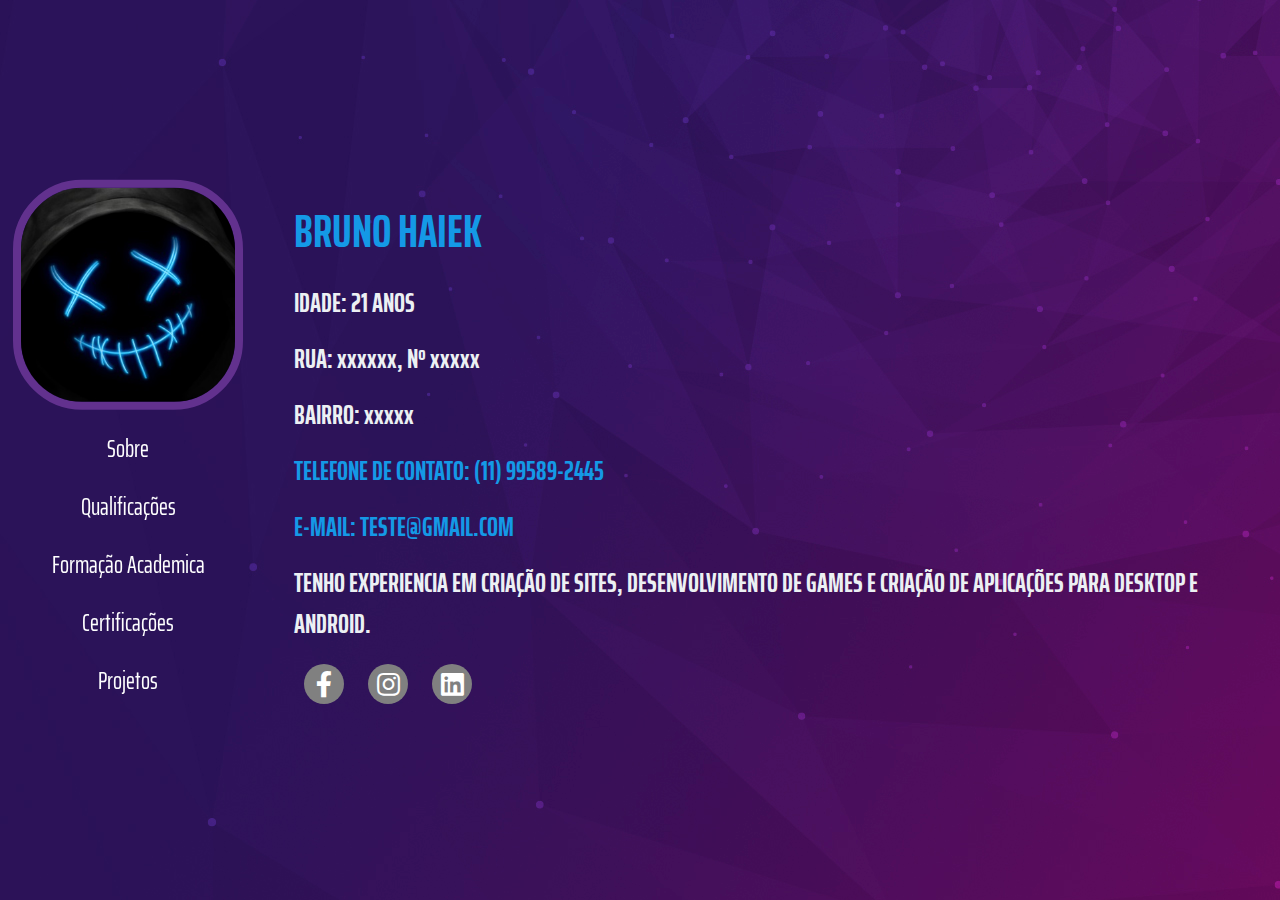
<file: pages/index.html>
<html>
    <head> 
        <title>Portifolio Profissional</title>
        <meta charset="utf-8">
        <link href="https://fonts.googleapis.com/css2?family=Saira+Extra+Condensed:wght@400;500;700&display=swap" rel="stylesheet">
        <link href="../css/style.css" rel="stylesheet">
        <link href="https://cdnjs.cloudflare.com/ajax/libs/font-awesome/5.13.1/css/all.min.css" rel="stylesheet">
        <link rel="icon" type="image/x-icon" href="../img/icon.jpg">
    </head>
    <body background="../img/fundo.jpg" style="max-width: 100%; background-repeat: no-repeat;">
    <body>
      <div class="descricao" style="font-size: 20px; text-align: center; color: #da649f">
       <h2><span><span><h2>
       </div>

    </body>
       </div>
      <div class="parent">

      <div class="sidebar">

        <div class="sidebar-pos">
            <div class="img-sidebar">
              <img src="../img/perfil.jpg">
            </div><!--img-->

            <div class="menu">
              <a class="selected" href="../pages/index.html">Sobre</a>
              <a class="selected" href="../pages/Qualificações.html">Qualificações</a>
              <a class="selected" href="../pages/Formação Academica.html">Formação Academica</a>
              <a class="selected" href="../pages/Certificações.html">Certificações</a>
              <a class="selected" href="../pages/Projetos.html">Projetos</a>
            </div><!--menu-->

          </div><!--sidebar-pos-->

      </div><!--sidebar-->

      <div class="content">

        <section class="descricao">
          <h2><span>BRUNO <span>HAIEK</span></h2>
          <h3>IDADE: 21 ANOS <h3>
          <h3>RUA: xxxxxx, Nº xxxxx <h3> <h3> BAIRRO: xxxxx <h3> <span> TELEFONE DE CONTATO: (11) 99589-2445 <span> <h3> <span> E-MAIL: TESTE@GMAIL.COM </span> </h3>

          <h3>TENHO EXPERIENCIA EM CRIAÇÃO DE SITES, DESENVOLVIMENTO DE GAMES E CRIAÇÃO DE APLICAÇÕES PARA DESKTOP E ANDROID.</h3>
          
          <div class="icons-social">
            <a href="https://www.facebook.com/profile.php?id=100010646295282"><i class="fab fa-facebook-f"></i></a>
            <a href="https://www.instagram.com/bruninhooo.sz/?hl=pt-brs"><i class="fab fa-instagram"></i></a>
            <a href="#"><i class="fab fa-linkedin"></i></a>
          </div><!--icons-social-->
       
        </section>
      
      </div><!--content-->

    </div><!--parent-->
    
    </body>
  
</html>
</file>
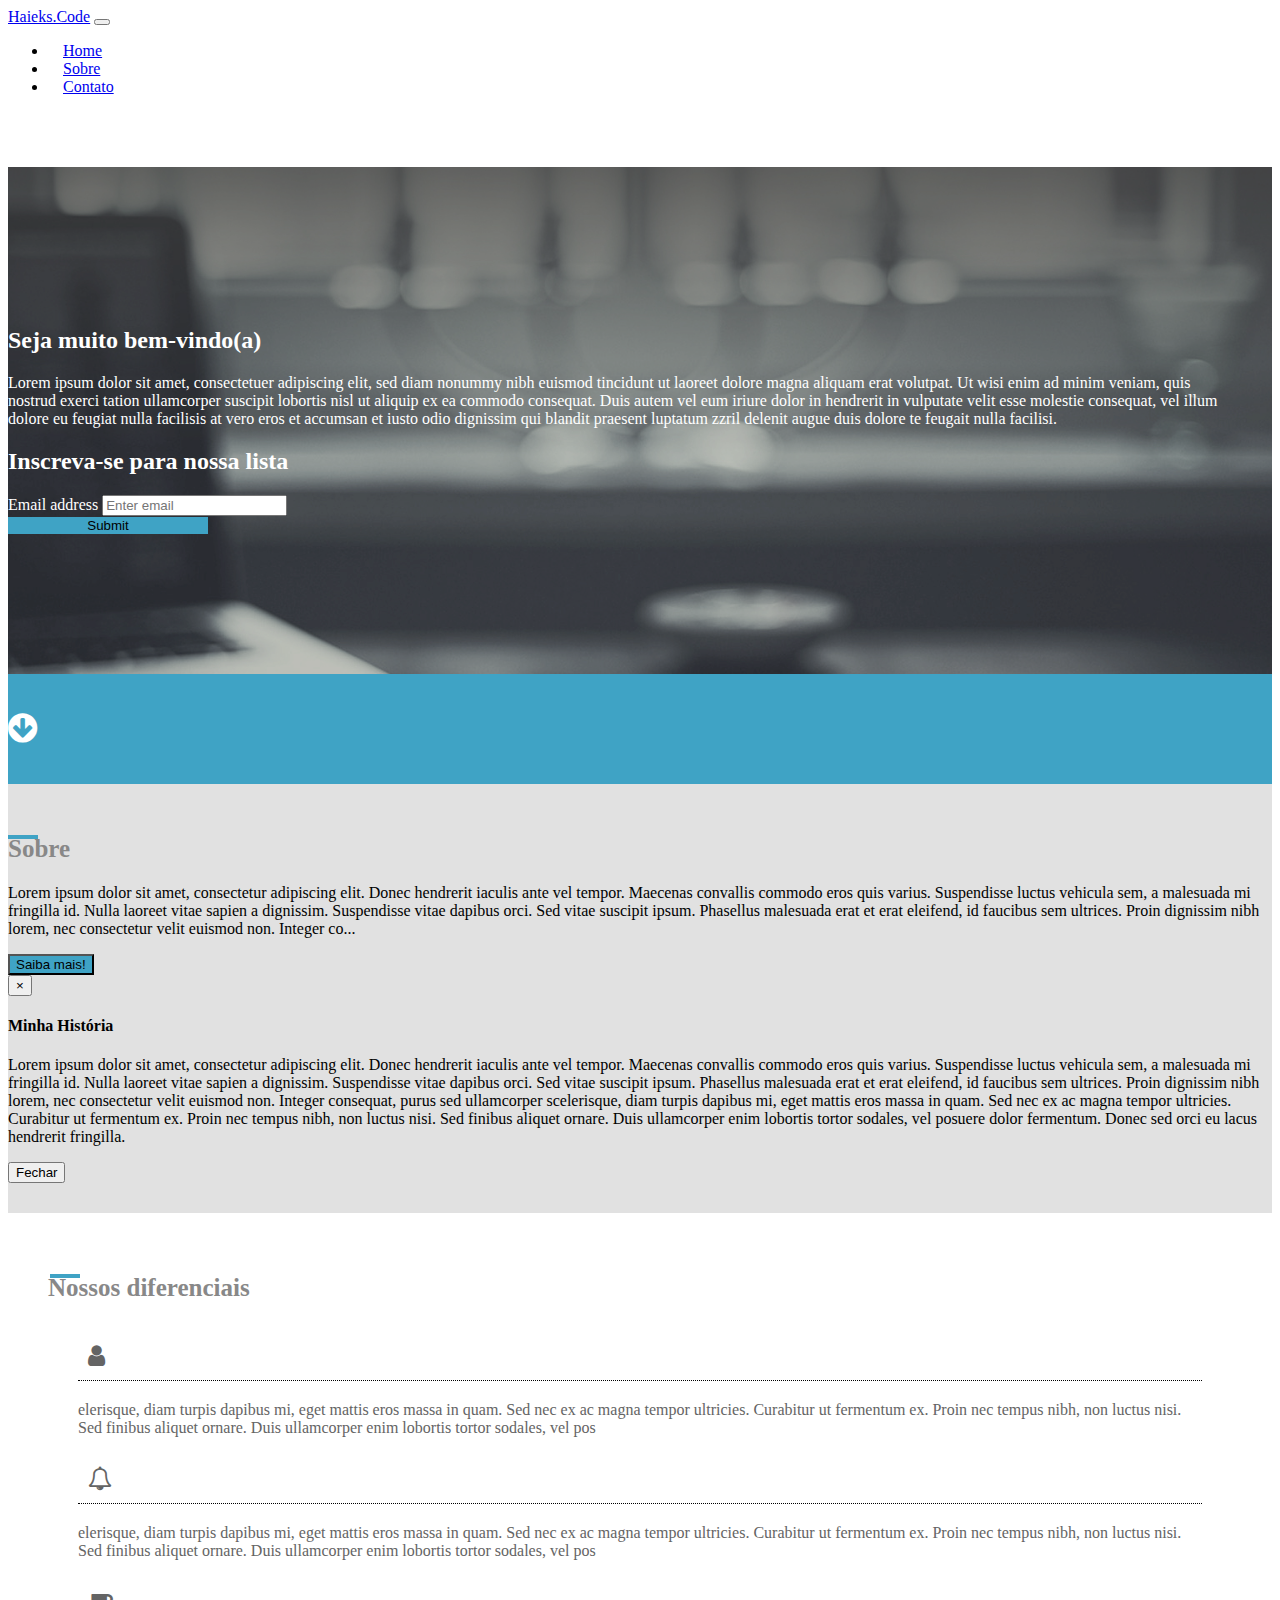
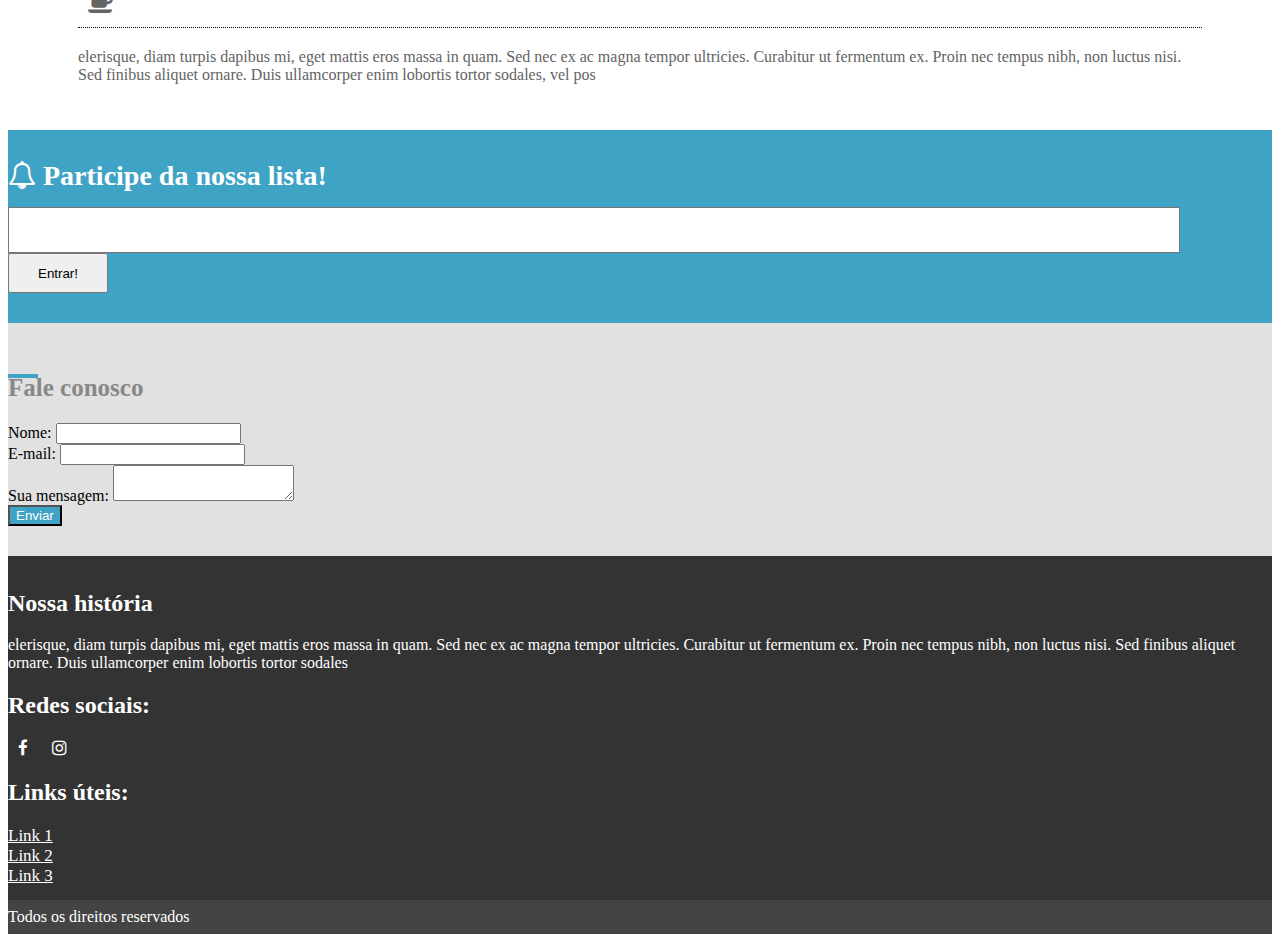
<file: projetos/Projeto BootStrap_08/index.html>
<!DOCTYPE html>
<html lang="en">
  <head>
    <!-- Required meta tags -->
    <meta charset="utf-8">
    <meta name="viewport" content="width=device-width, initial-scale=1, shrink-to-fit=no">
    <title>Projeto 8</title>

    <!-- Bootstrap CSS -->
    <link rel="stylesheet" href="https://maxcdn.bootstrapcdn.com/bootstrap/4.0.0-beta/css/bootstrap.min.css" integrity="sha384-/Y6pD6FV/Vv2HJnA6t+vslU6fwYXjCFtcEpHbNJ0lyAFsXTsjBbfaDjzALeQsN6M" crossorigin="anonymous">
    <link rel="stylesheet" href="css/font-awesome.min.css">
    <link rel="stylesheet" href="style.css">
  </head>
  <body>
    <nav class="navbar navbar-expand-md navbar-light fixed-top">
    <div class="container">
      <a class="navbar-brand" href="#">Haieks.Code</a>
      <button class="navbar-toggler custom-toggler" type="button" data-toggle="collapse" data-target="#navbarsExampleDefault" aria-controls="navbarsExampleDefault" aria-expanded="false" aria-label="Toggle navigation">
        <span class="navbar-toggler-icon"></span>
      </button>

      <div class="collapse navbar-collapse" id="navbarsExampleDefault">
        <ul class="navbar-nav ml-auto">
          <li class="nav-item active">
            <a class="nav-link" href="#">Home <span class="sr-only">(current)</span></a>
          </li>
          <li class="nav-item">
            <a class="nav-link" href="#">Sobre</a>
          </li>
          <li class="nav-item">
            <a class="nav-link" href="#">Contato</a>
          </li>
        </ul>


      </div>
      </div>
    </nav>

    <div class="box-fix">
    <section class="bg-top">
      <div class="overlay"></div>
      <div class="container fix-zindex">
      <div class="texto-bg">
          <div class="row">
            
              <div class="col-md-6 padding30">
                  <h2>Seja muito bem-vindo(a)</h2>
                  <p>Lorem ipsum dolor sit amet, consectetuer adipiscing elit, sed diam nonummy nibh euismod tincidunt ut laoreet dolore magna aliquam erat volutpat. Ut wisi enim ad minim veniam, quis nostrud exerci tation ullamcorper suscipit lobortis nisl ut aliquip ex ea commodo consequat. Duis autem vel eum iriure dolor in hendrerit in vulputate velit esse molestie consequat, vel illum dolore eu feugiat nulla facilisis at vero eros et accumsan et iusto odio dignissim qui blandit praesent luptatum zzril delenit augue duis dolore te feugait nulla facilisi.</p>
              </div>

              <div class="col-md-6">
                  <h2>Inscreva-se para nossa lista</h2>
                  <form>
                  <div class="form-group">
                  <label>Email address</label>
                  <input type="email" class="form-control" placeholder="Enter email">
                </div>
                        <button style="background: #3FA3C5;border:0;width:200px;" type="submit" class="btn btn-primary">Submit</button>
                  </form>
              </div>

             </div>

          </div>
      </div>
    </section>

    
    <section class="chamada">
      <div class="container">
        <h2 class="text-center"><i class="fa fa-arrow-circle-down" aria-hidden="true"></i></h2>
      </div>
    </section><!--chamada-->

    <section style="background: rgb(225,225,225);" class="sobre">
      
      <!-- Trigger the modal with a button -->
      <div class="container">

      <div class="row">

      <div class="col-md-12">
      <div class="custom-title">
        <div></div>
        <h2>Sobre</h2>
      </div><!--custom-title-->

      <p>Lorem ipsum dolor sit amet, consectetur adipiscing elit. Donec hendrerit iaculis ante vel tempor. Maecenas convallis commodo eros quis varius. Suspendisse luctus vehicula sem, a malesuada mi fringilla id. Nulla laoreet vitae sapien a dignissim. Suspendisse vitae dapibus orci. Sed vitae suscipit ipsum. Phasellus malesuada erat et erat eleifend, id faucibus sem ultrices. Proin dignissim nibh lorem, nec consectetur velit euismod non. Integer co...</p>

      <div class="text-center"><button style="background: #3FA3C5;" type="button" class="btn btn-info" data-toggle="modal" data-target="#myModal">Saiba mais!</button></div>

      </div><!--col-->
      </div>
      </div><!--container-->

        <!-- Modal -->
        <div id="myModal" class="modal fade" role="dialog">
          <div class="modal-dialog">

            <!-- Modal content-->
            <div class="modal-content">
              <div class="modal-header">
                <button type="button" class="close" data-dismiss="modal">&times;</button>
                <h4 class="modal-title">Minha História</h4>
              </div>
              <div class="modal-body">
                <p>Lorem ipsum dolor sit amet, consectetur adipiscing elit. Donec hendrerit iaculis ante vel tempor. Maecenas convallis commodo eros quis varius. Suspendisse luctus vehicula sem, a malesuada mi fringilla id. Nulla laoreet vitae sapien a dignissim. Suspendisse vitae dapibus orci. Sed vitae suscipit ipsum. Phasellus malesuada erat et erat eleifend, id faucibus sem ultrices. Proin dignissim nibh lorem, nec consectetur velit euismod non. Integer consequat, purus sed ullamcorper scelerisque, diam turpis dapibus mi, eget mattis eros massa in quam. Sed nec ex ac magna tempor ultricies. Curabitur ut fermentum ex. Proin nec tempus nibh, non luctus nisi. Sed finibus aliquet ornare. Duis ullamcorper enim lobortis tortor sodales, vel posuere dolor fermentum. Donec sed orci eu lacus hendrerit fringilla.</p>
              </div>
              <div class="modal-footer">
                <button type="button" class="btn btn-default" data-dismiss="modal">Fechar</button>
              </div>
            </div>

          </div>
        </div>
    </section><!--sobre-->


    <section class="diferenciais">
        <div class="container">
      <div class="custom-title">
        <div style="top:10px;left:12px;"></div>
        <h2 style="border-bottom: 0;">Nossos diferenciais</h2>
      </div><!--custom-title-->
            <div class="row">
                <div class="col-md-4 text-center">
                    <h2><i class="fa fa-user"></i></h2>
                    <p>elerisque, diam turpis dapibus mi, eget mattis eros massa in quam. Sed nec ex ac magna tempor ultricies. Curabitur ut fermentum ex. Proin nec tempus nibh, non luctus nisi. Sed finibus aliquet ornare. Duis ullamcorper enim lobortis tortor sodales, vel pos</p>
                </div><!--col-md-4-->

                <div class="col-md-4 text-center">
                    <h2><i class="fa fa-bell-o" aria-hidden="true"></i></h2>
                    <p>elerisque, diam turpis dapibus mi, eget mattis eros massa in quam. Sed nec ex ac magna tempor ultricies. Curabitur ut fermentum ex. Proin nec tempus nibh, non luctus nisi. Sed finibus aliquet ornare. Duis ullamcorper enim lobortis tortor sodales, vel pos</p>
                </div><!--col-md-4-->

                  <div class="col-md-4 text-center">
                    <h2><i class="fa fa-coffee" aria-hidden="true"></i></h2>
                    <p>elerisque, diam turpis dapibus mi, eget mattis eros massa in quam. Sed nec ex ac magna tempor ultricies. Curabitur ut fermentum ex. Proin nec tempus nibh, non luctus nisi. Sed finibus aliquet ornare. Duis ullamcorper enim lobortis tortor sodales, vel pos</p>
                </div><!--col-md-4-->

            </div><!--row-->
        </div><!--container-->
    </section><!--diferenciais-->

    <section class="convite">
          
          <div class="container">
              <div class="row">
                  <div class="col-md-6 text-center">
                      <h2><i class="fa fa-bell-o" aria-hidden="true"></i> Participe da nossa lista!</h2>
                  </div><!--col-->
                  <div class="col-md-6 text-center">
                      <form>
                        <div class="form-group">
                            <input type="email"><button type="submit" class="btn btn-default">Entrar!</button>
                        </div>
                      </form>
                  </div>
              </div><!--row-->
          </div><!--container-->

    </section><!--convite-->

    <section class="contato">
      <div class="container">
        <div class="row">
          <div class="col-md-12">
              <div class="custom-title">
                  <div></div>
                  <h2>Fale conosco</h2>
              </div>

             <form>
             <div class="form-group">
                <label>Nome:</label>
                <input type="text" class="form-control">
              </div>
              <div class="form-group">
                <label>E-mail:</label>
                <input type="email" class="form-control">
              </div>
              <div class="form-group">
                <label>Sua mensagem:</label>
                <textarea class="form-control"></textarea>
              </div>
              <button style="background:#3FA3C5;color: white;" type="submit" class="btn btn-default">Enviar</button>
            </form>

            </div>
          </div>
      </div>
    </section>

    <footer>
      <div class="container">
          <div class="row">
            <div class="col-md-6">
            <h2>Nossa história</h2>
            <p>elerisque, diam turpis dapibus mi, eget mattis eros massa in quam. Sed nec ex ac magna tempor ultricies. Curabitur ut fermentum ex. Proin nec tempus nibh, non luctus nisi. Sed finibus aliquet ornare. Duis ullamcorper enim lobortis tortor sodales</p>
            </div>
              <div class="col-md-3">
                <h2>Redes sociais:</h2>
                <div class="group-btns">
                    <a href=""><i class="fa fa-facebook"></i></a>
                    <a href=""><i class="fa fa-instagram"></i></a>
                </div><!--group-btns-->
              </div>

               <div class="col-md-3">
                <h2>Links úteis:</h2>
                  <ul>
                    <li><a href="">Link 1</a></li>
                    <li><a href="">Link 2</a></li>
                    <li><a href="">Link 3</a></li>
                  </ul>
              </div>
          </div>
      </div>
    </footer>

    <footer style="background:#444;padding:8px 0;" class="text-center">
      <p style="margin: 0;">Todos os direitos reservados</p>
    </footer>


    </div><!--box-fix-->

  


    <!-- Optional JavaScript -->
    <!-- jQuery first, then Popper.js, then Bootstrap JS -->
    <script src="https://code.jquery.com/jquery-3.2.1.slim.min.js" integrity="sha384-KJ3o2DKtIkvYIK3UENzmM7KCkRr/rE9/Qpg6aAZGJwFDMVNA/GpGFF93hXpG5KkN" crossorigin="anonymous"></script>
    <script src="https://cdnjs.cloudflare.com/ajax/libs/popper.js/1.11.0/umd/popper.min.js" integrity="sha384-b/U6ypiBEHpOf/4+1nzFpr53nxSS+GLCkfwBdFNTxtclqqenISfwAzpKaMNFNmj4" crossorigin="anonymous"></script>
    <script src="https://maxcdn.bootstrapcdn.com/bootstrap/4.0.0-beta/js/bootstrap.min.js" integrity="sha384-h0AbiXch4ZDo7tp9hKZ4TsHbi047NrKGLO3SEJAg45jXxnGIfYzk4Si90RDIqNm1" crossorigin="anonymous"></script>
  </body>
</html>
</file>
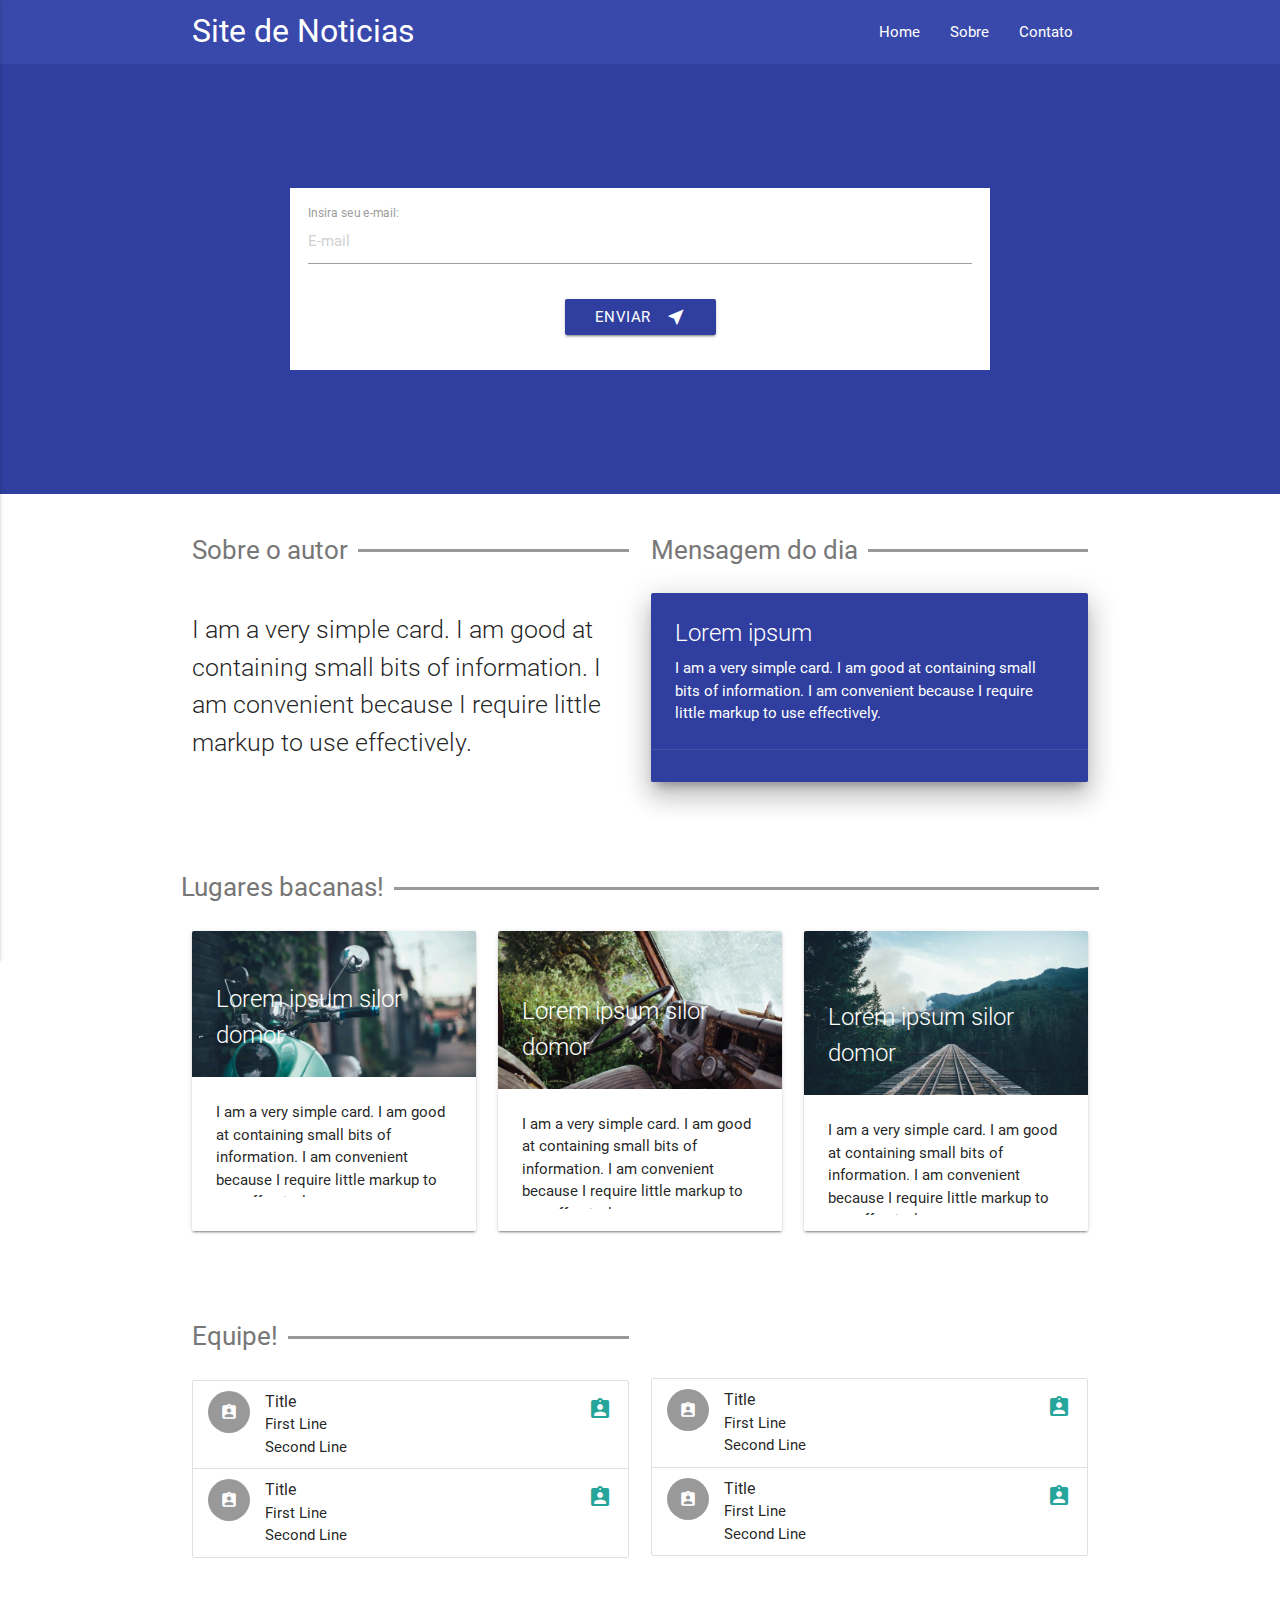
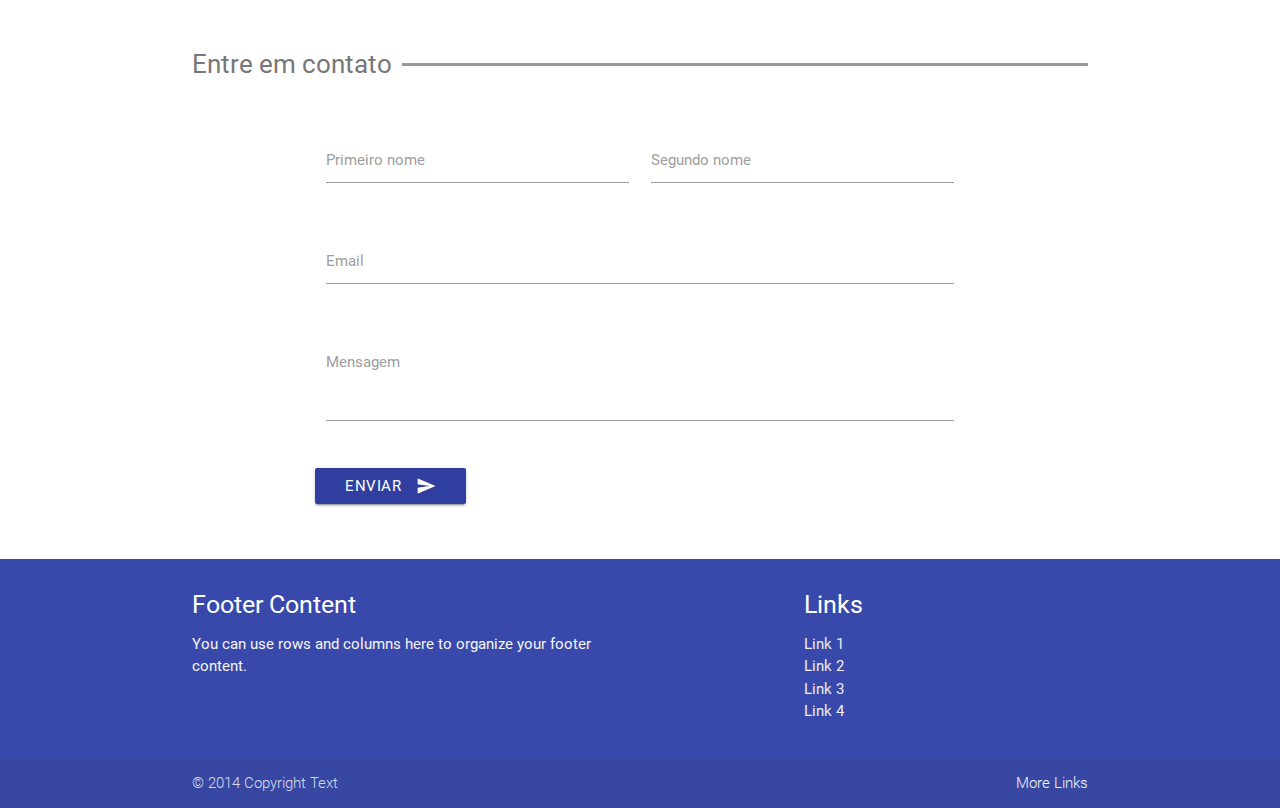
<file: projetos/Projeto Materialize 07/index.html>
<!DOCTYPE html>
<html>
<head>
  <meta http-equiv="Content-Type" content="text/html; charset=UTF-8"/>
  <meta name="viewport" content="width=device-width, initial-scale=1"/>
  <title>Projeto #7</title>

  <!-- CSS  -->
  <link href="https://fonts.googleapis.com/icon?family=Material+Icons" rel="stylesheet">
  <link href="css/materialize.css" type="text/css" rel="stylesheet" media="screen,projection"/>
  <link href="css/style.css" type="text/css" rel="stylesheet" media="screen,projection"/>
</head>
<body>
  <nav class="indigo darken-1" role="navigation">
    <div class="nav-wrapper container">
      <a id="logo-container" href="#" class="brand-logo">Site de Noticias</a>
      <ul class="right hide-on-med-and-down">
          <li><a href="#">Home</a></li>
          <li><a href="#">Sobre</a></li>
          <li><a href="#">Contato</a></li>
      </ul>

      <ul id="nav-mobile" class="side-nav">
        <li><a href="#">Home</a></li>
        <li><a href="#">Sobre</a></li>
        <li><a href="#">Contato</a></li>
      </ul>
      <a href="#" data-activates="nav-mobile" class="button-collapse"><i class="material-icons">menu</i></a>
    </div>
  </nav>


  <div class="section indigo darken-2">
      <div class="container sect1">
            <div class="form-container">
                <div class="row">
                <div class="col s12 center-align">
                      <form>
                        <div class="input-field">
                          <input placeholder="E-mail" id="first_name" type="text" class="validate">
                          <label for="first_name">Insira seu e-mail:</label>
                        </div>
                        <div class="input-field">
                            <button class="btn waves-effect waves-light indigo darken-2" type="submit" name="action">Enviar
                                <i class="material-icons right">near_me</i>
                            </button>
                        </div>
                      </form>
                  </div><!--col-s12-->
                </div><!--row-->
            </div><!--form-container-->
      </div><!--container-->
  </div><!--section-->

  <div class="section">

      <div class="container">
            <div class="row">
                <div class="col s12 m6">
                    <div class="custom-title">
                      <div></div>
                      <h2>Sobre o autor</h2>
                    </div>
                       <p class="flow-text">I am a very simple card. I am good at containing small bits of information.
                        I am convenient because I require little markup to use effectively.</p>
          
                </div>

                <div class="col s12 m6">
                    <div class="custom-title">
                      <div></div>
                     <h2>Mensagem do dia</h2>
                    </div>
                     <div class="card indigo darken-2 z-depth-5">
                      <div class="card-content white-text">
                        <span class="card-title">Lorem ipsum</span>
                        <p>I am a very simple card. I am good at containing small bits of information.
                        I am convenient because I require little markup to use effectively.</p>
                      </div>
                      <div class="card-action">
                      </div>
                    </div>
                </div>

            </div><!--row-->
      </div><!--container-->

  </div><!--section-->
  <div class="section">

      <div class="container">
            <div class="row">
                <div class="custom-title">
                      <div></div>
                     <h2>Lugares bacanas!</h2>
                  </div>

                  <div class="col m4 s12">
                      <div class="card small">
                          <div class="card-image">
                              <img src="images/background1.jpg" />
                              <span class="card-title">Lorem ipsum silor domor</span>
                          </div>
                          <div class="card-content">
                        <p>I am a very simple card. I am good at containing small bits of information.
                        I am convenient because I require little markup to use effectively.</p>
                          </div>
                      </div>
                  </div>

                  <div class="col m4 s12">
                      <div class="card small">
                          <div class="card-image">
                              <img src="images/background2.jpg" />
                              <span class="card-title">Lorem ipsum silor domor</span>
                          </div>
                          <div class="card-content">
                        <p>I am a very simple card. I am good at containing small bits of information.
                        I am convenient because I require little markup to use effectively.</p>
                          </div>
                      </div>
                  </div>

                   <div class="col m4 s12">
                       <div class="card small">
                          <div class="card-image">
                              <img src="images/background3.jpg" />
                              <span class="card-title">Lorem ipsum silor domor</span>
                          </div>
                          <div class="card-content">
                        <p>I am a very simple card. I am good at containing small bits of information.
                        I am convenient because I require little markup to use effectively.</p>
                          </div>
                      </div>
                  </div>

            </div><!--row-->
      </div><!--container-->

  </div><!--section-->


  <div class="section">
      <div class="container">
          <div class="row">
              <div class="col m6 s12">
                  <div class="custom-title">
                      <div></div>
                     <h2>Equipe!</h2>
                  </div>
                    <ul class="collection">
                      <li class="collection-item avatar">
                       <i class="material-icons circle">assignment_ind</i>
                        <span class="title">Title</span>
                        <p>First Line <br>
                           Second Line
                        </p>
                        <a href="#!" class="secondary-content"><i class="material-icons">assignment_ind</i></a>
                      </li>
                      <li class="collection-item avatar">
                        <i class="material-icons circle">assignment_ind</i>
                        <span class="title">Title</span>
                        <p>First Line <br>
                           Second Line
                        </p>
                        <a href="#!" class="secondary-content"><i class="material-icons">assignment_ind</i></a>
                      </li>
                </ul>
            
              </div>

              <div class="col m6 s12">
                  <ul class="collection offset-equipe">
                      <li class="collection-item avatar">
                       <i class="material-icons circle">assignment_ind</i>
                        <span class="title">Title</span>
                        <p>First Line <br>
                           Second Line
                        </p>
                        <a href="#!" class="secondary-content"><i class="material-icons">assignment_ind</i></a>
                      </li>
                      <li class="collection-item avatar">
                        <i class="material-icons circle">assignment_ind</i>
                        <span class="title">Title</span>
                        <p>First Line <br>
                           Second Line
                        </p>
                        <a href="#!" class="secondary-content"><i class="material-icons">assignment_ind</i></a>
                      </li>
                </ul>
              </div>

          </div>

      </div>

  </div>

  <div class="section">
        <div class="container">
            <div class="custom-title">
                <div></div>
                <h2>Entre em contato</h2>
            </div>
            <br />
            <div class="container" style="max-width: 800px;">
            <div class="row">
                <form class="col s12">
                  <div class="row">
                    <div class="input-field col s12 m6">
                      <input id="first_name" type="text" class="validate">
                      <label for="first_name">Primeiro nome</label>
                    </div>
                    <div class="input-field col s12 m6">
                      <input id="last_name" type="text" class="validate">
                      <label for="last_name">Segundo nome</label>
                    </div>
                  </div>
                  <div class="row">
                    <div class="input-field col s12">
                      <input id="email" type="email" class="validate">
                      <label for="email">Email</label>
                    </div>
                  </div>

                  <div class="row">
                        <div class="input-field col s12">
                            <textarea id="textarea1" class="materialize-textarea"></textarea>
                            <label for="textarea1">Mensagem</label>
                        </div>
                  </div>

                  <div class="row">
                       <button class="btn waves-effect waves-light indigo darken-2" type="submit" name="action">Enviar
                            <i class="material-icons right">send</i>
                          </button>
                  </div>

                </form>
                </div>
          </div>

        </div>

  </div>

    <footer class="page-footer indigo darken-1">
          <div class="container">
            <div class="row">
              <div class="col m6 s12">
                <h5 class="white-text">Footer Content</h5>
                <p class="grey-text text-lighten-4">You can use rows and columns here to organize your footer content.</p>
              </div>
              <div class="col m4 offset-m2 s12">
                <h5 class="white-text">Links</h5>
                <ul>
                  <li><a class="grey-text text-lighten-3" href="#!">Link 1</a></li>
                  <li><a class="grey-text text-lighten-3" href="#!">Link 2</a></li>
                  <li><a class="grey-text text-lighten-3" href="#!">Link 3</a></li>
                  <li><a class="grey-text text-lighten-3" href="#!">Link 4</a></li>
                </ul>
              </div>
            </div>
          </div>
          <div class="footer-copyright">
            <div class="container">
            © 2014 Copyright Text
            <a class="grey-text text-lighten-4 right" href="#!">More Links</a>
            </div>
          </div>
        </footer>



  <!--  Scripts-->
  <script src="https://code.jquery.com/jquery-2.1.1.min.js"></script>
  <script src="js/materialize.js"></script>
  <script src="js/init.js"></script>

  </body>
</html>
</file>
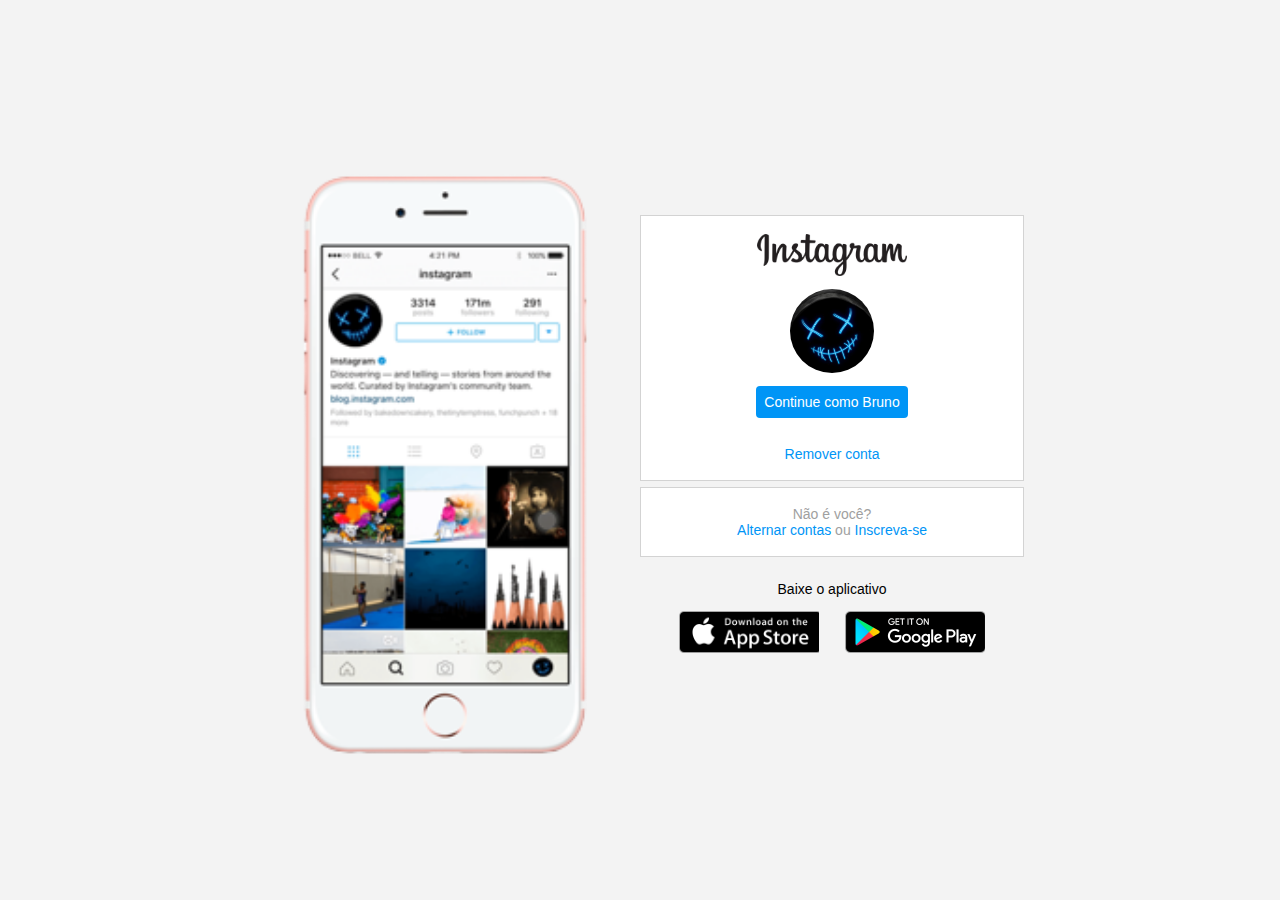
<file: projetos/recriando pagina instagram/index.html>
<!DOCTYPE html>
<html lang="en">
<head>
    <meta charset="UTF-8">
    <meta name="viewport" content="width=device-width, initial-scale=1.0">
    <link rel="stylesheet" href="style.css">
    <title>Instagram "Clone"</title>
</head>
<body>
    <div class="instagram-wrapper">
        <div class="instagram-phone">
            <img src="../recriando pagina instagram/img/iphone.png" alt="celular">
        </div>
        <div class="instagram-continue">
            <div class="group">
                <img src="./img/instagram-logo.png" class="instagram-logo" alt="instagram logo">
                <div class="profile-photo">
                    <img src="./img/perfil.jpg" alt="foto de perfil">
                </div>
                <a href="#" class="instagram-login">Continue como Bruno</a>
                <a href="#" class="instagram-logout">Remover conta</a>
            </div>
            <div class="group">
                <p class="not-account">Não é você?</p>
                <p class="not-account">
                    <a href="#" class="link-blue">Alternar contas</a>
                    ou
                    <a href="#" class="link-blue">Inscreva-se</a>
                </p>
            </div>
            <div class="get-the-app">
                <p class="get-app">Baixe o aplicativo</p>
                <div class="download">
                    <a href="#" class="app-download"></a>
                    <a href="#" class="app-download"></a>
                </div>
            </div>
        </div>
    </div>
</body>
</html>
</file>
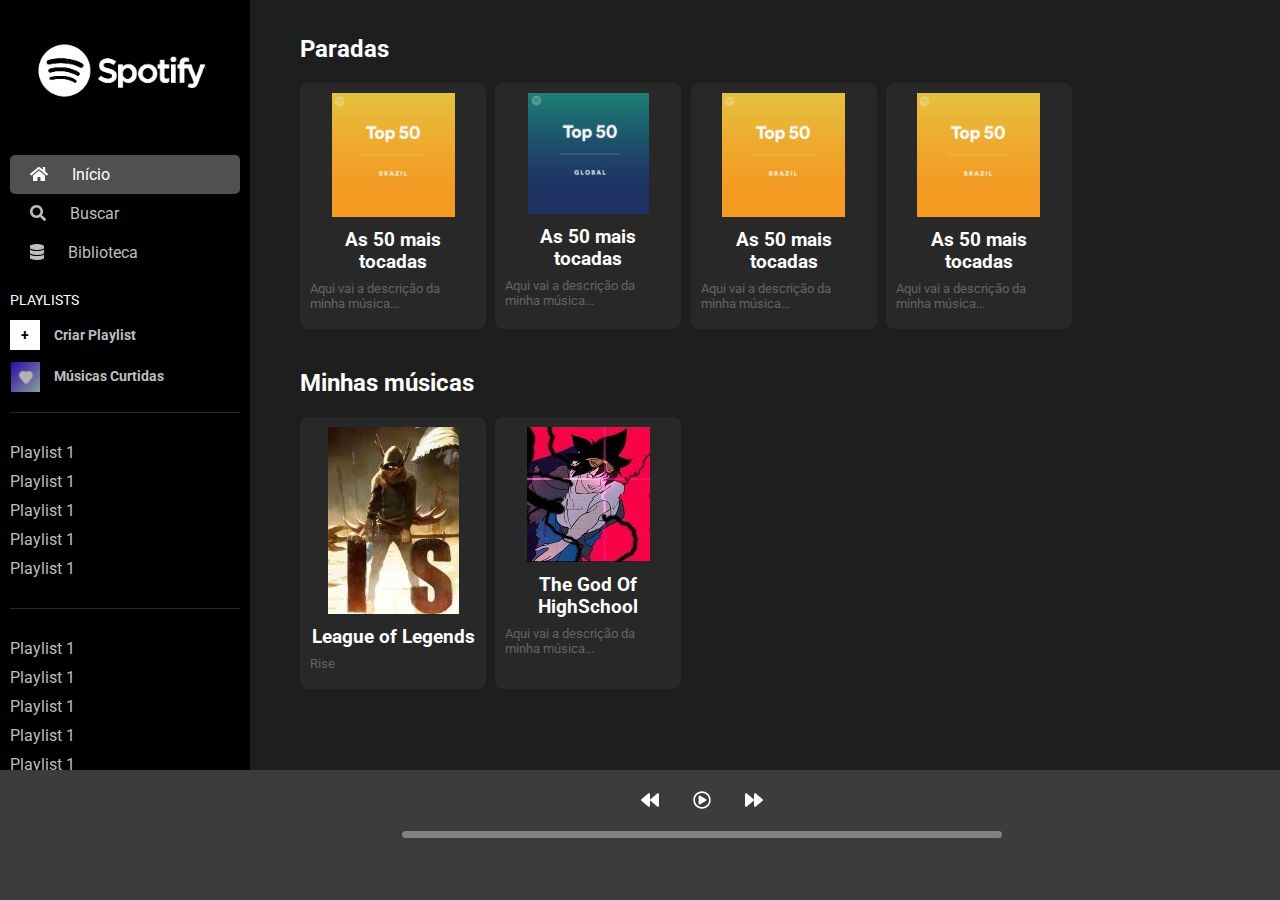
<file: projetos/spotify_full/index.html>
<!DOCTYPE html>
<html>
<head>
	<title>Spotify</title>
	<meta charset="utf-8">
	<link href="https://fonts.googleapis.com/css2?family=Roboto:wght@400;700&display=swap" rel="stylesheet">
	<link rel="stylesheet" href="css/style.css">
	<link rel="icon" type="image/x-icon" href="https://cdn.icon-icons.com/icons2/836/PNG/512/Spotify_icon-icons.com_66783.png">
</head>
<body>
	<div class="sidebar">
		<div class="sidebar-wraper">

			<div class="sidebar__logo">
				<img src="img/logo.png" />
			</div><!--sidebar--logo-->

			<div class="sidebar__menu">
				<a class="sidebar__menu__selecionado" href="#"><i class="fas fa-home"></i> Início</a>
				<a href="#"><i class="fas fa-search"></i> Buscar</a>
				<a href="#"><i class="fas fa-database"></i> Biblioteca</a>
			</div><!--sidebar-menu-->

			<div class="sidebar__menu">
				<p class="sidebar__menu__title">Playlists</p>

				<div class="sidebar__menu__item">
					<div class="sidebar__menu__item__componente">
						<span>+</span>
					</div>
					<span>Criar Playlist</span>
				</div><!--sidebar-menu-item-->

				<div class="sidebar__menu__item">
					<img src="img/musicas_curtidas.png" />
					<span>Músicas Curtidas</span>
				</div><!--sidebar-menu-item-->
			</div><!--sidebar--menu-->

			<div class="sidebar__playlists">
				<a href="">Playlist 1</a>
				<a href="">Playlist 1</a>
				<a href="">Playlist 1</a>
				<a href="">Playlist 1</a>
				<a href="">Playlist 1</a>
			</div><!--sidebar-playlists-->

			<div class="sidebar__playlists">
				<a href="">Playlist 1</a>
				<a href="">Playlist 1</a>
				<a href="">Playlist 1</a>
				<a href="">Playlist 1</a>
				<a href="">Playlist 1</a>
			</div><!--sidebar-playlists-->

			<div class="sidebar__playlists">
				<a href="">Playlist 1</a>
				<a href="">Playlist 1</a>
				<a href="">Playlist 1</a>
				<a href="">Playlist 1</a>
				<a href="">Playlist 1</a>
			</div><!--sidebar-playlists-->


		</div><!--sidebar-wraper-->

	</div><!--sidebar-->

	<div class="main">
		<div class="main-wraper">

			<div class="main__row">
				<div class="main__row__title"><h2>Paradas</h2></div>

				<div class="main__col">
					<img src="img/top50.png" />
					<h3>As 50 mais tocadas</h3>
					<p>Aqui vai a descrição da minha música...</p>
				</div><!--main__col-->

				<div class="main__col">
					<img src="img/top50global.png" />
					<h3>As 50 mais tocadas</h3>
					<p>Aqui vai a descrição da minha música...</p>
				</div><!--main__col-->

				<div class="main__col">
					<img src="img/top50.png" />
					<h3>As 50 mais tocadas</h3>
					<p>Aqui vai a descrição da minha música...</p>
				</div><!--main__col-->

				<div class="main__col">
					<img src="img/top50.png" />
					<h3>As 50 mais tocadas</h3>
					<p>Aqui vai a descrição da minha música...</p>
				</div><!--main__col-->

			</div><!--main_row-->

			<div class="main__row">
				<div class="main__row__title"><h2>Minhas músicas</h2></div>

				<div class="main__col" data-image="img/rise.jpg" data-artist="League of Legends" data-song="Rise" data-file="assets/ryse.mp3" >
					<img src="img/rise.jpg" />
					<h3>League of Legends</h3>
					<p>Rise</p>
				</div><!--main__col-->

				<div class="main__col" data-image="img/mori.jpg" data-artist="The God Of HighSchool" data-song="contradiction" data-file="assets/contradiction.mp3">
					<img src="img/mori.jpg" />
					<h3>The God Of HighSchool</h3>
					<p>Aqui vai a descrição da minha música...</p>
				</div><!--main__col-->

			</div><!--main_row-->

		</div><!--main-wraper-->

	</div>


	<div class="player">
		<div class="player__artist">

		</div>
		<div class="player__control">
			<div class="player__control__buttons">
				<a href=""><i class="fas fa-backward"></i></a>
				<a style="display: none;" id="pauseBtn" href="#"><i class="far fa-pause-circle"></i></a>
				<a id="playBtn" href="#"><i class="far fa-play-circle"></i></a>
				<a href=""><i class="fas fa-forward"></i></a>
			</div>

			<div class="player__control__progress">
				<div style="width:0%;" class="player__control__progress_2"></div>
			</div>

		</div>
	</div><!--player-->

	<audio id="audioplayer" style="position: absolute;left: 0;
	top: 0;z-index: -999;opacity: 0;" controls="">
		
	</audio>





	<script src="js/all.min.js"></script>

	<script>

			var audioPlayer = document.getElementById('audioplayer');
			var loaded = false;

			var playBtn = document.getElementById('playBtn');
			var pauseBtn = document.getElementById('pauseBtn');

			pauseBtn.addEventListener('click',(e)=>{
				e.preventDefault();

				playBtn.style.display = "inline";
				pauseBtn.style.display = "none";
				audioPlayer.pause();
				return false;
			});


			playBtn.addEventListener('click',(e)=>{
				e.preventDefault();

				playBtn.style.display = "none";
				pauseBtn.style.display = "inline";
				audioPlayer.play();
				return false;
			});

			const playSong = (file) => {


					if(loaded == false){
						audioPlayer.innerHTML = `<source src="`+file+`" type="audio/mp3" />`;
						loaded = true;
					}

					audioPlayer.load();



					playBtn.style.display = "none";
					pauseBtn.style.display = "inline";

			}

			document.querySelectorAll('.main__col').forEach(item =>{

				item.addEventListener('click',event=>{
					let image = item.getAttribute('data-image');
					let artist = item.getAttribute('data-artist');
					let song = item.getAttribute('data-song');
					let file = item.getAttribute('data-file');


					let playerArtistComponent = document.getElementsByClassName('player__artist');

					playerArtistComponent[0].innerHTML = `
						<img src="`+image+`" />
						<h3>`+artist+`<br/><span>`+song+`</span></h3>

					`;

					playSong(file);
				})

			});


			//Utilizar setinterval a cada segundo e atualizar a barra de progresso.

			audioPlayer.onloadstart = ()=>{
				alert('começou carregar.');
			}

			audioPlayer.oncanplaythrough = function() {
    			alert("Can start playing video");
    			audioPlayer.play();
    			alert(audioPlayer.duration);
			};

			//audioPlayer.play = function(){
				//alert('começou');
			//}

			audioPlayer.addEventListener('timeupdate',(e)=>{
				var currentTime = audioPlayer.currentTime;
				console.log(currentTime);
 		
			});
			//(segundo atual / segundo total) * 100


	</script>
</body>
</html>
</file>
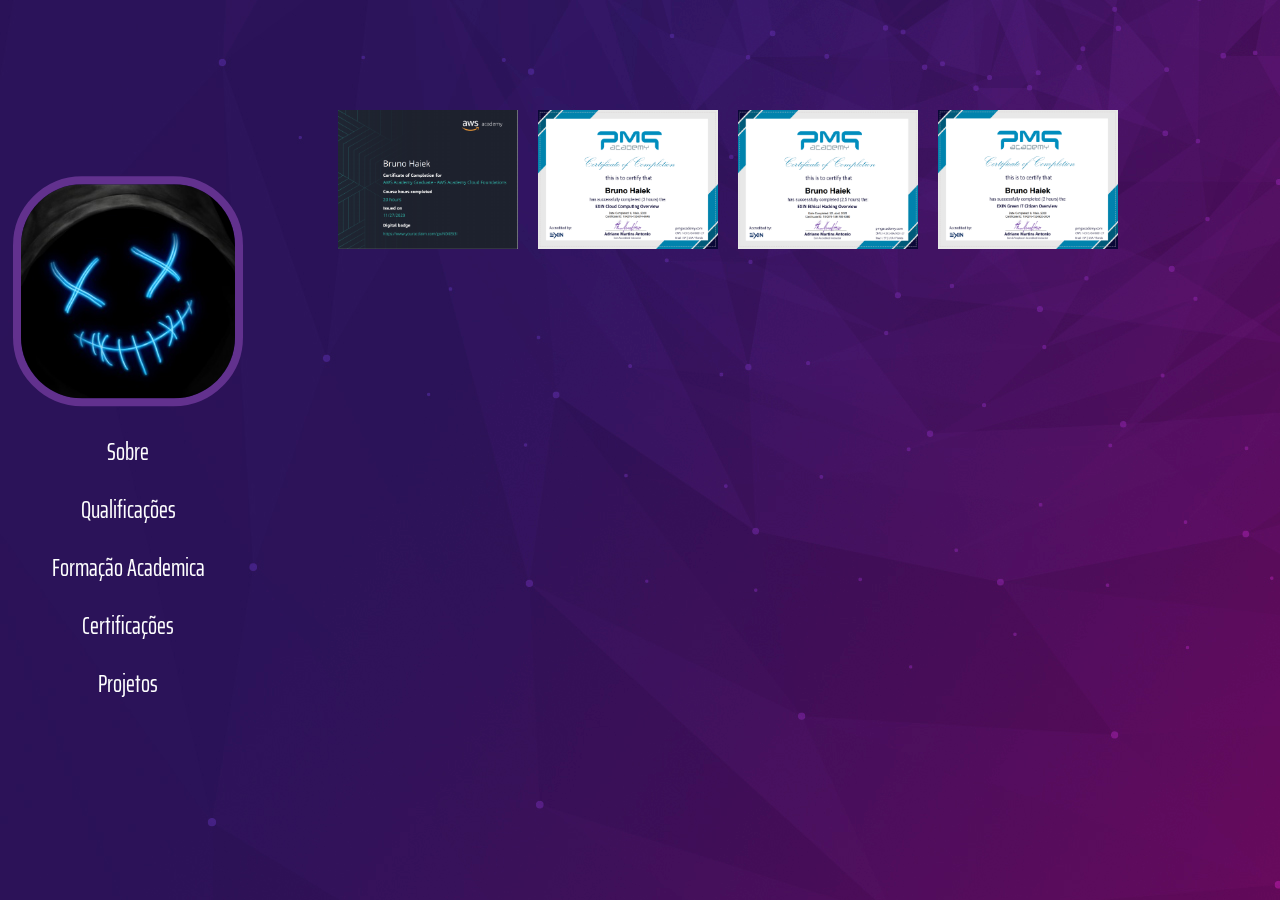
<file: pages/Certificações.html>
<!DOCTYPE html>
<html>
<head>
	<title>Formação Academica</title>
	<meta charset="utf-8">
  <link href="https://fonts.googleapis.com/css2?family=Saira+Extra+Condensed:wght@400;500;700&display=swap" rel="stylesheet">
  <link href="../css/style.css" rel="stylesheet">
  <link href="https://cdnjs.cloudflare.com/ajax/libs/font-awesome/5.13.1/css/all.min.css" rel="stylesheet">
</head>
<body background="../img/fundo.jpg" style="max-width: 100%; background-repeat: no-repeat;">

  <div class="descricao" style="font-size: 40px; text-align: center; color: #ECDB00">
       <h2><span><span><h2>
       </div>
       <div style="font-size: 40px; text-align: center; color: #ECDB00">
       </div>

      <div class="sidebar">

        <div class="sidebar-pos">
            <div class="img-sidebar">
              <img src="../img/perfil.jpg" /
              >
            </div><!--img-->

            <div class="menu">
              <a class="selected" href="../pages/index.html">Sobre</a>
              <a class="selected" href="../pages/Qualificações.html">Qualificações</a>
              <a class="selected" href="../pages/Formação Academica.html">Formação Academica</a>
              <a class="selected" href="../pages/Certificações.html">Certificações</a>
              <a class="selected" href="../pages/Projetos.html">Projetos</a>
            </div><!--menu-->
        </div><!--sidebar-pos-->

      </div><!--sidebar-->

      <div class="content"> 
        <ul>
          <li> <a href="#img1"><img src="../certificados/AWS.PNG" class="min" ></a></li>
          <li> <a href="#img2"><img src="../certificados/cloud.PNG" class="min" ></a></li>
          <li> <a href="#img3"><img src="../certificados/hacker.PNG" class="min" ></a></li>
          <li> <a href="#img4"><img src="../certificados/it.PNG" class="min" ></a></li>
        </ul>
        <div class="lbox" id="img1" align="center">
          <a href="" class="btn" id="prev">&#171;</a>
          <a href="" class="btn" id="close" style="color: red;">X</a>
          <img src="../certificados/AWS.PNG" width="800px;">
          <a href="#img2" class="btn" id="next">&#187;</a>
        </div>
        <div class="lbox" id="img2" align="center">
          <a href="#img1" class="btn" id="prev">&#171;</a>
          <a href="" class="btn" id="close" style="color: red;">X</a>
          <img src="../certificados/cloud.PNG" width="800px;">
          <a href="#img3" class="btn" id="next">&#187;</a>
        </div>  
        
        <div class="lbox" id="img3" align="center">
          <a href="#img2" class="btn" id="prev">&#171;</a>
          <a href="" class="btn" id="close" style="color: red;">X</a>
          <img src="../certificados/hacker.PNG" width="800px;">
          <a href="#img4" class="btn" id="next">&#187;</a>
        </div> 
        <div class="lbox" id="img4" align="center">
          <a href="#img3" class="btn" id="prev">&#171;</a>
          <a href="" class="btn" id="close" style="color: red;">X</a>
          <img src="../certificados/it.PNG" width="800px;">
          <a href="#img5" class="btn" id="next">&#187;</a>
        </div> 
</body>
</html>
</file>
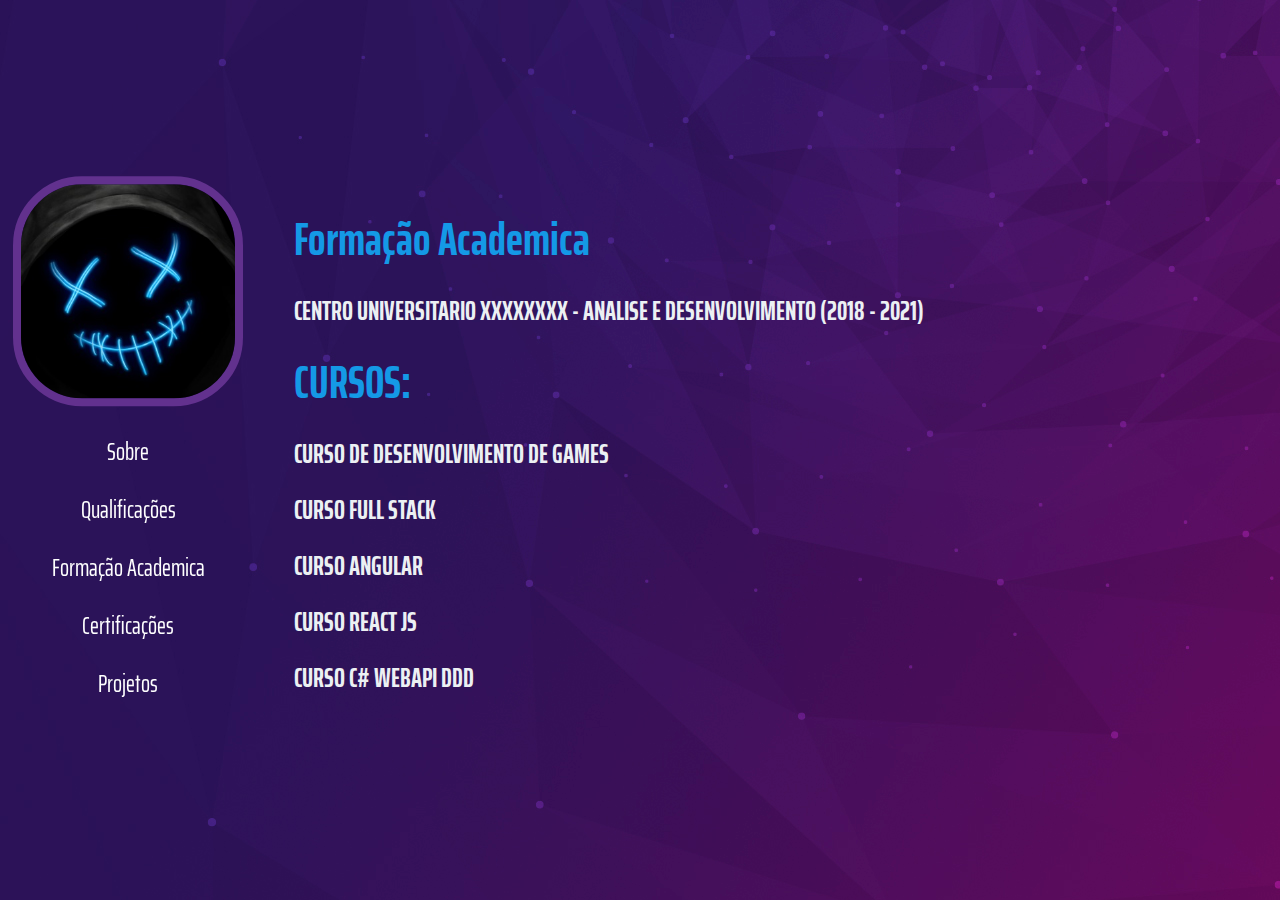
<file: pages/Formação Academica.html>
<!DOCTYPE html>
<html>
<head>
	<title>Formação Academica</title>
	<meta charset="utf-8">
    <link href="https://fonts.googleapis.com/css2?family=Saira+Extra+Condensed:wght@400;500;700&display=swap" rel="stylesheet">
    <link href="../css/style.css" rel="stylesheet">
    <link href="https://cdnjs.cloudflare.com/ajax/libs/font-awesome/5.13.1/css/all.min.css" rel="stylesheet">
    <link rel="icon" type="image/x-icon" href="../img/icon.jpg">
</head>
<body background="../img/fundo.jpg" style="max-width: 100%; background-repeat: no-repeat;">
  <div class="descricao" style="font-size: 30px; text-align: center; color: #da649f">
       <h2><span><span><h2>
       </div>
	 <div class="parent">

      <div class="sidebar">

        <div class="sidebar-pos">
            <div class="img-sidebar">
              <img src="../img/perfil.jpg" />
            </div><!--img-->

            <div class="menu">
              <a class="selected" href="../pages/index.html">Sobre</a>
              <a class="selected" href="../pages/Qualificações.html">Qualificações</a>
              <a class="selected" href="../pages/Formação Academica.html">Formação Academica</a>
              <a class="selected" href="../pages/Certificações.html">Certificações</a>
              <a class="selected" href="../pages/Projetos.html">Projetos</a>
            </div><!--menu-->
        </div><!--sidebar-pos-->

      </div><!--sidebar-->

      <div class="content">

        <section class="descricao">
       	  <h2><span>Formação Academica</span></h2>
       	  <h3>CENTRO UNIVERSITARIO XXXXXXXX - ANALISE E DESENVOLVIMENTO (2018 - 2021)</h3>
       	  <h3></h3>
          <h2><span>CURSOS:</span></h2>
          <h3>CURSO DE DESENVOLVIMENTO DE GAMES <h3>
		      <h3>CURSO FULL STACK</h3> 
          <h3>CURSO ANGULAR</h3> 
          <h3>CURSO REACT JS</h3>  
          <h3>CURSO C# WEBAPI DDD</h3>   
</body>
</html>
</file>
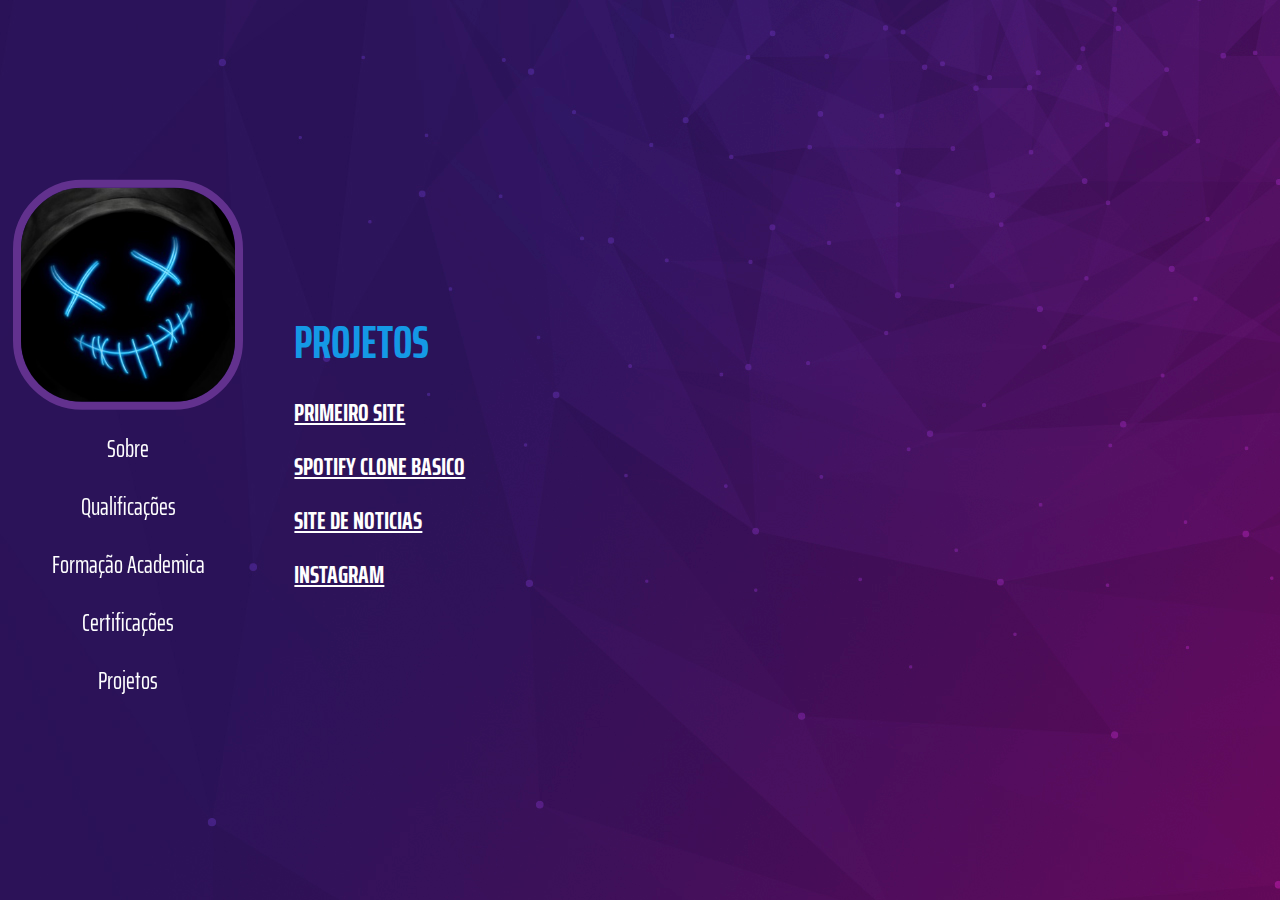
<file: pages/Projetos.html>
<html>
    <head> 
        <title>Portifolio Profissional</title>
        <meta charset="utf-8">
        <link href="https://fonts.googleapis.com/css2?family=Saira+Extra+Condensed:wght@400;500;700&display=swap" rel="stylesheet">
        <link href="../css/style.css" rel="stylesheet">
        <link href="https://cdnjs.cloudflare.com/ajax/libs/font-awesome/5.13.1/css/all.min.css" rel="stylesheet">
        <link rel="icon" type="image/x-icon" href="../img/icon.jpg">
    </head>
    <body background="../img/fundo.jpg" style="max-width: 100%; background-repeat: no-repeat;">
    <body>
       </div>
      <div class="parent">

      <div class="sidebar">

        <div class="sidebar-pos">
            <div class="img-sidebar">
              <img src="../img/perfil.jpg">
            </div><!--img-->
            <div class="menu">
              <a class="selected" href="../pages/index.html">Sobre</a>
              <a class="selected" href="../pages/Qualificações.html">Qualificações</a>
              <a class="selected" href="../pages/Formação Academica.html">Formação Academica</a>
              <a class="selected" href="../pages/Certificações.html">Certificações</a>
              <a class="selected" href="../pages/Projetos.html">Projetos</a>
            </div><!--menu-->
            </div><!--sidebar-pos-->
            </div><!--sidebar-->
            <div class="content">
            <section class="descricao">
              <h2><span>PROJETOS<span>
              <h3><a style="font-size: 25px; color: rgb(255, 255, 255);"  href="../projetos/Projeto BootStrap_08/index.html">PRIMEIRO SITE</a><h3>
              <h3><a style="font-size: 25px; color: rgb(255, 255, 255);"  href="../projetos/spotify_full/index.html">SPOTIFY CLONE BASICO</a><h3>
              <h3><a style="font-size: 25px; color: rgb(255, 255, 255);"  href="../projetos/Projeto Materialize 07/index.html">SITE DE NOTICIAS</a><h3>
              <h3><a style="font-size: 25px; color: rgb(255, 255, 255);"  href="../projetos/recriando pagina instagram/index.html">INSTAGRAM</a><h3>
          </section>
    </body>
</html>
</file>
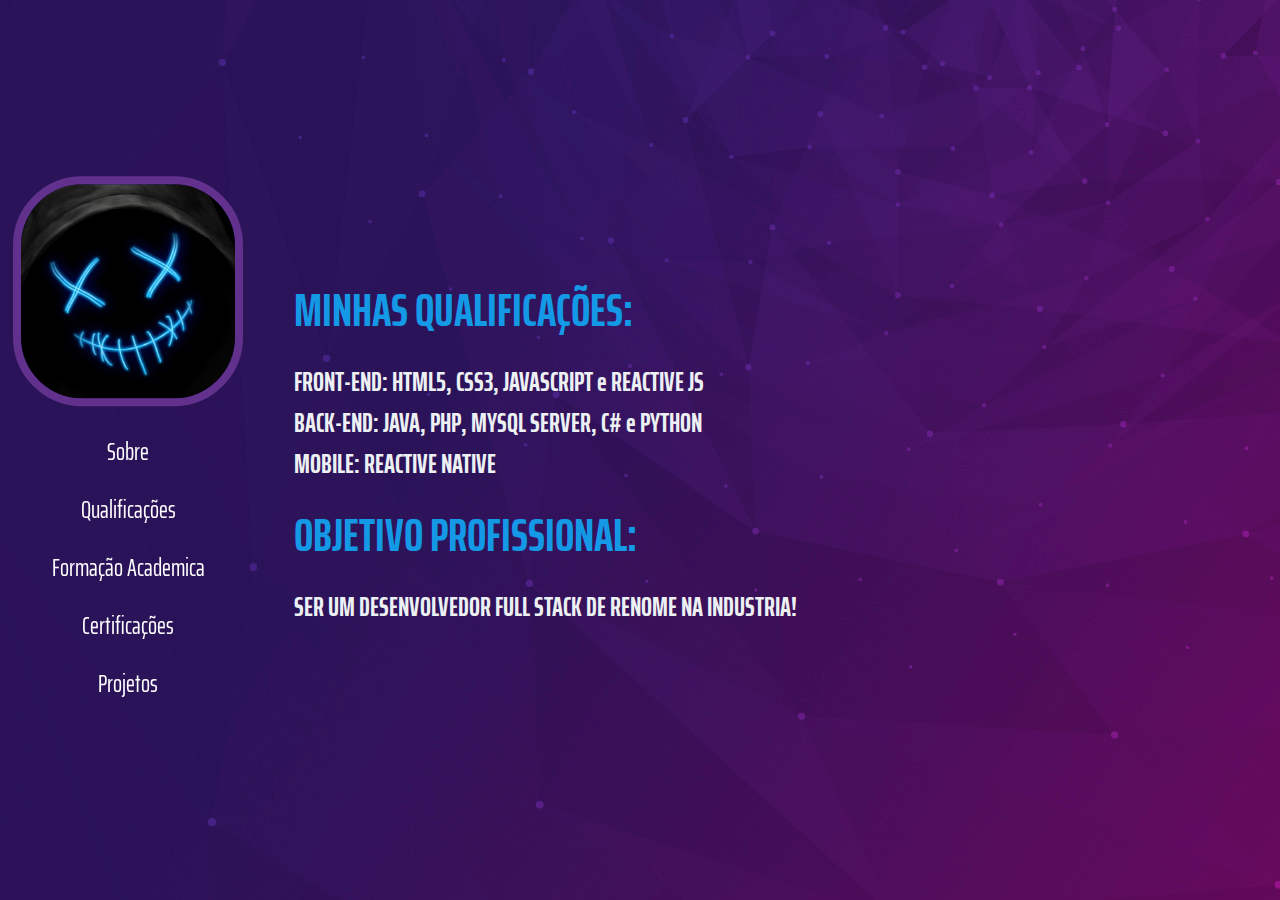
<file: pages/Qualificações.html>
<!DOCTYPE html>
<html>
<head>
	<meta charset="utf-8">
	<title>Qualificações</title>
	<link href="https://fonts.googleapis.com/css2?family=Saira+Extra+Condensed:wght@400;500;700&display=swap" rel="stylesheet">
  <link href="../css/style.css" rel="stylesheet">
  <link href="https://cdnjs.cloudflare.com/ajax/libs/font-awesome/5.13.1/css/all.min.css" rel="stylesheet">
  <link rel="icon" type="image/x-icon" href="../img/icon.jpg">
    </head>
</head>
<body background="../img/fundo.jpg" style="max-width: 100%; background-repeat: no-repeat;">
	   <div class="parent">
      <div class="sidebar">
        <div class="sidebar-pos">
            <div class="img-sidebar">
              <img src="../img/perfil.jpg" />
            </div><!--img-->
            <div class="menu">
              <a class="selected" href="../pages/index.html">Sobre</a>
              <a class="selected" href="../pages/Qualificações.html">Qualificações</a>
              <a class="selected" href="../pages/Formação Academica.html">Formação Academica</a>
              <a class="selected" href="../pages/Certificações.html">Certificações</a>
              <a class="selected" href="../pages/Projetos.html">Projetos</a>
            </div><!--menu-->
            </div><!--sidebar-pos-->
            </div><!--sidebar-->
            <div class="content">
              <section class="descricao">
              <h2><span>MINHAS QUALIFICAÇÕES:</span></h2>
              <h3>FRONT-END: HTML5, CSS3, JAVASCRIPT e REACTIVE JS
              <br>
              BACK-END: JAVA, PHP, MYSQL SERVER, C# e PYTHON 
              <br>
              MOBILE: REACTIVE NATIVE
               <h3>
              <h2><span>OBJETIVO PROFISSIONAL:</span></h2>
              <h3>SER UM DESENVOLVEDOR FULL STACK DE RENOME NA INDUSTRIA!<h3>    
</body>
</html>
</file>
<file: css/style.css>
*{
    margin: 0;
    padding: 0;
    box-sizing: border-box;
    font-family: 'Saira Extra Condensed', sans-serif;
}

html,body{
    height: 100%;
}


.parent{
    display: flex;
}

.sidebar{
    width:20%;
    height: 100%;
    position: fixed;
    background-image: url(https://equilibriumlatam.com/wp-content/uploads/2018/07/bg-roxo.jpg?id=4336);
}

.sidebar-pos{
    position: absolute;
    top: 50%;
    transform:translateY(-50%);
}

.img-sidebar{text-align: center;}

.img-sidebar img{
    width: 90%;
    border:8px solid #62318e;
    border-radius: 30%;
}

.menu{
    margin:20px 0;
    text-align: center;
}

.menu a{
    color: white;
    opacity: 0.4;
    font-size: 24px;
    display: block;
    margin-bottom: 20px;
    text-decoration: none;
}

.menu a.selected{
    opacity: 1;
    
}

.content{
    position:absolute;
    left: 20%;
    width: 80%;
    height: 100%;
    overflow-y:auto;
    padding:0 3%;
}

section.descricao{ 
    position: relative;
    top:50%;
    transform:translateY(-50%);
}

section.descricao h2{
    color:#343a40;
    font-size: 46px;
}

section.descricao h2 > span,
section.descricao h3 > span
{
    color:  #1499e6;
}

section.descricao h3{
    margin:15px 0;
    color: #ecf0f3;
    font-size: 26px;
}

section.descricao p{
    color:#6c757d;
    font-size:20px;
    margin-top:40px;
}

.icons-social{
    margin-top:20px;
}

.icons-social a{
    text-decoration:none;
    color: white;
    background-color: gray;
    width:40px;
    height:40px;
    border-radius:20px;
    display: inline-block;
    margin:0 10px;
    text-align: center;
}

.icons-social i{
    line-height:40px;
}

/*Certificados*/

ul{
    width: 880px;
    list-style: none;
    display: flex;
    margin: 100px auto;

}
    .min{
        width: 200px;
        padding: 10px;


    }
    .lbox{
        visibility: hidden;
        opacity: 0;
}

.lbox:target{
    opacity: 1;
    visibility: visible;
    width: 100%;
    height: 100%;
    top: 0;
    left: 0;
    background: rgba(10,10,10,.7);
    position: fixed;
}
.box_img{
    width: 1000px;
    margin: 150px auto;
}

.btn{
    color:  #fff;
    font-family: 'Arial';
    text-decoration: none;
    position: absolute;
    width: 50px;
    height: 50px;
    font-size: 40px;
    text-align: center;
}

#prev{
    left: 5%;
    top: 45%;
}

#next{
    right: 5%;
    top: 45%;
}

#close{
    left: 0%;
    right: 2%

}
.box_img img{
    opacity: 0;

}
.lbox:target .box_img img{
    opacity: 1;
    transition: opacity .4s linear;
}
</file>
<file: projetos/Projeto BootStrap_08/style.css>
/*
.custom-toggler.navbar-toggler {
}
.custom-toggler .navbar-toggler-icon {
  background-image: url("data:image/svg+xml;charset=utf8,%3Csvg viewBox='0 0 32 32' xmlns='http://www.w3.org/2000/svg'%3E%3Cpath stroke='rgba(0,0,0,1)' stroke-width='2' stroke-linecap='round' stroke-miterlimit='10' d='M4 8h24M4 16h24M4 24h24'/%3E%3C/svg%3E");
}
*/
.navbar{
  background: white;
}

.nav-link{
  margin:0 15px;
}

/*Estilos próprios*/
.box-fix{
  position: relative;
  top: 55px;
}
section.bg-top{
  width: 100%;
  min-height:500px;
  background-image: url('images/bg.jpg');
  background-size: cover;
  background-position:center;
  background-attachment: fixed;
  position: relative;
}
.fix-zindex{
  position: relative;
  z-index: 2;
}
.overlay{
  z-index: 1;
  width: 100%;
  height: 100%;
  position: absolute;
  left: 0;
  top: 0;
  background:rgba(100,100,100,0.4);
}

.texto-bg{
  display: inline-block;
  color: white;
  padding:140px 0;
}

.padding30{
  padding-right: 30px;
}

section.chamada{
  background: #3FA3C5;
  padding:8px 0;
  color: white;
}

section.chamada h2{
  font-size: 34px;
}

section.sobre{padding: 30px 0;}

.custom-title{position: relative;}

.custom-title h2{
  color: #888;
  font-size: 25px;
}

.custom-title div{
  position: absolute;
  left: 0;
  top: 0;
  background: #3FA3C5;
  width: 30px;
  height:4px;
}

section.diferenciais{
  padding:30px;
  color: #646464;
}

section.diferenciais .col-md-4{
  padding: 0 40px;
}

section.diferenciais h2{
  padding:10px;
  border-bottom: 1px dotted black;
}

section.convite{
  padding: 15px 0;
  background: #3FA3C5;
}

section.convite h2{
  font-size: 28px;
  margin: 15px 0;
  color: white;
}

section.convite form{
  margin: 15px 0;
}

section.convite input[type=email]{
  width: calc(100% - 100px);
  height: 40px;
}

section.convite button{
  width: 100px;
  height: 40px;
  vertical-align: top;
}

section.contato{
  padding:30px 0;
  background: rgb(225,225,225);
}

footer{
  padding:14px 0;
  background: #333;
  color: white;
}

footer ul{
  padding: 0;
  margin: 0;
  list-style-type: none;
  list-style-position: inside;
}

.group-btns a{
  margin:0 10px;
}

footer a{
  color: white;
  font-size: 17px;
}




@media screen and (max-width: 1024px){
  /*
  .navbar-nav{
    margin-top: 30px;
  }
  .nav-link{
  border-top: 1px solid black;
  margin:0 10px;
  }
  */

.nav-link{
  margin:0;
}
}
</file>
<file: projetos/Projeto Materialize 07/css/style.css>
nav ul a,
nav .brand-logo {
  color: white;
}


.sect1{
  position: relative;
  min-height: 400px; 
}

.form-container{
  position: absolute;
  left: 50%;
  top: 50%;
  transform: translate(-50%,-50%);
  background: white;
  padding:15px 2%;
  width: 100%;
  max-width: 700px;
}

.custom-title{
  position: relative;
}

.custom-title h2{
  font-size: 26px;
  color: #777;
  background: white;
  padding-right: 10px;
  display: inline-block;
  z-index: 2;
  position: relative;
}

.custom-title > div{
  width: 100%;
  position: absolute;
  height: 3px;
  top: 40px;
  z-index: 1;
  background: #999;
  left: 0;
}

.offset-equipe{position: relative;top:75px;}

@media screen and (max-width: 768px){
  .offset-equipe{top:0;}
}
</file>
<file: projetos/recriando pagina instagram/style.css>
* {
    padding: 0;
    margin: 0;
    box-sizing: border-box;
    text-decoration: none;
    font-family: sans-serif;
    font-size: 14px;
}

body {
    width: 100%;
    min-height: 100vh;
    background-color: rgb(243, 243, 243);
    margin: 0;
    padding: 0;
    display: flex;
    justify-content: center;
}

.instagram-wrapper {
    display: flex;
    align-items: center;
    justify-content: start;
    width: 60%;
    height: 100vh;
}

.instagram-phone {
    display: flex;
    align-items: center;
    justify-content: center;
    width: 50%;
}

.instagram-phone img {
    height: 50rem;
}

.instagram-continue {
    display: flex;
    align-items: center;
    justify-content: space-around;
    flex-direction: column;
    width: 50%;
    min-height: 34rem;
}

.group {
    display: flex;
    justify-content: space-between;
    align-items: center;
    flex-direction: column;
    background-color: #fff;
    width: 100%;
    padding: 1.3rem 0;
    border: 1px solid lightgray;
}

.group:nth-child(1) {
    min-height: 19rem;
}

.instagram-logo {
    height: 3rem;
}

.profile-photo {
    display: flex;
    justify-content: center;
    align-items: center;
    border-radius: 50%;
    overflow: hidden;
}

.profile-photo img {
    height: 6rem;
}

.instagram-login {
    background-color: #0095f6;
    color: #ffffff;
    padding: 8px;
    border-radius: 4px;
}

.instagram-logout {
    color: #0095f6;
    margin-top: 1rem;
}

.not-account {
    color: rgb(160, 160, 160);
}

.link-blue {
    color: #0095f6;
}

.get-the-app {
    display: flex;
    flex-direction: column;
    align-items: center;
    justify-content: center;
    width: 100%;
    padding: 1.3rem 0;
}

.download {
    display: flex;
    width: 100%;
    justify-content: space-evenly;
    align-items: center;
    padding: 1rem;
}

.app-download {
    height: 3rem;
    width: 10rem;
    background-size: cover;
}

.app-download:nth-child(1) {
    background-image: url('./img/apple-button.png');
}

.app-download:nth-child(2) {
    background-image: url('./img/googleplay-button.png');
}

/* media queries */


@media (max-width: 1024px) {
    .instagram-wrapper {
        width: 90%;
    }
}

@media (max-width: 650px) {
    body {
        background-color: #fff;
    }

    .instagram-wrapper {
        width: 90%;
    }

    .instagram-phone {
        display: none;
    }

    .instagram-continue {
        width: 100%;
    }
    
    .group {
        border: none;
    }
}
</file>
<file: projetos/spotify_full/css/style.css>
*{
	margin:0;
	padding:0;
	box-sizing: border-box;
	font-family: "Roboto";
}

html,body{height: 100%;}

.sidebar{
	float: left;
	width:250px;
	padding:10px 10px;
	height: 100%;
	overflow-y:auto;
	background-color: black;
	overflow-x:hidden;
}


.sidebar-wraper{
	padding-bottom:200px;
}

.sidebar__menu{
	margin:20px 0;
	color: rgb(190,190,190);
}

.sidebar__logo img{
	max-width: 250px;
	width:100%;
}

.sidebar__menu a{
	color:rgb(190,190,190);
	text-decoration: none;
	display: block;
	padding:10px 0;
}

.sidebar__menu svg{
	margin:0 20px;
}

.sidebar__menu a.sidebar__menu__selecionado{
	color:white;
	background-color: rgb(80,80,80);
	border-radius: 5px;
}


.sidebar__menu__item{
	margin-top:12px;
	cursor: pointer;
	vertical-align: middle;
}

.sidebar__menu p.sidebar__menu__title{
	color:white;
	text-transform: uppercase;
	font-size: 14px;
}

.sidebar__menu__item__componente{
	width:30px;
	height:30px;
	text-align: center;
	line-height: 30px;
	display: inline-block;
	color: black;
	font-weight: bold;
	background-color: white;
}

.sidebar__menu__item span{
	font-weight: bold;
	font-size: 14px;
	padding:0 10px;
}

.sidebar__menu__item img{
	width:30px;
	height:30px;
	vertical-align: middle;
	display: inline-block;
}

.sidebar__playlists{
	padding:20px 0;
	border-top:1px solid rgb(40,40,40);
}


.sidebar__playlists a{
	margin:10px 0;
	display: block;
	color:rgb(190,190,190);
	text-decoration: none;
}

.sidebar__playlists a:hover{
	color: white;
}


/*Parte principal do app*/


.main{
	width: calc(100% - 250px);
	background-color: rgb(30,30,30);
	height: 100%;

	float: left;
	padding:15px 50px;
	overflow-y: auto;
}

.main__row{
	display: flex;
	flex-wrap: wrap;
	width:100%;
	margin-top:20px;
	margin-bottom: 40px;
}

.main-wraper{
	padding-bottom:200px;
}

.main__row__title{
	width: 100%;
}

.main__row__title h2{
	color: white;
}

.main__col{
	cursor: pointer;
	width: 10%;
	margin-right: 1%;
	margin-top:20px;

	background-color: #282828;
	border-radius:8px;

	padding:10px;

	text-align: center;

}

.main__col h3{
	color: white;
	margin:8px 0;
}

.main__col p{
	color:rgb(100,100,100);
	margin:8px 0;
	font-size: 13px;
	text-align: left;
}


.player{
	width:100%;
	padding:20px;
	height:130px;
	position: absolute;
	left: 0;
	bottom:0;
	display: flex;
	background-color: rgb(60,60,60);
}

.player__artist{
	width: 20%;
}

.player__artist img{
	max-width: 70px;
	display: inline-block;
	vertical-align: middle;
}

.player__artist h3{
	display: inline-block;
	color: white;
	font-weight: normal;
	font-size: 20px;
	vertical-align: middle;
	margin-left: 10px;
}

.player__artist h3 > span{
	color: rgb(200,200,200);
	font-size: 13px;
}


.player__control{
	width: 70%;
	text-align: center;
}

.player__control__buttons a{
	color: white;
	margin:8px 15px;
	font-size: 18px;
}

.player__control__progress{
	width:100%;
	max-width: 600px;
	height:7px;
	margin-top:20px;
	position: relative;
	border-radius: 8px;
	display: inline-block;
	background:rgb(130,130,130);
}

.player__control__progress_2{
	position: absolute;
	left: 0;
	top: 0;
	width: 0;
	height: 7px;
	border-radius: 8px;
	background-color: white;
}

@media screen and (max-width: 1700px) {
	.main__col{
		width: 20%;
	}
}

@media screen and (max-width: 768px) {
	.main{width: 100%;}
	.sidebar{
		display: none;
	}
	.main__col{
		width: 48%;
		margin-right: 2%;
	}
}
</file>
